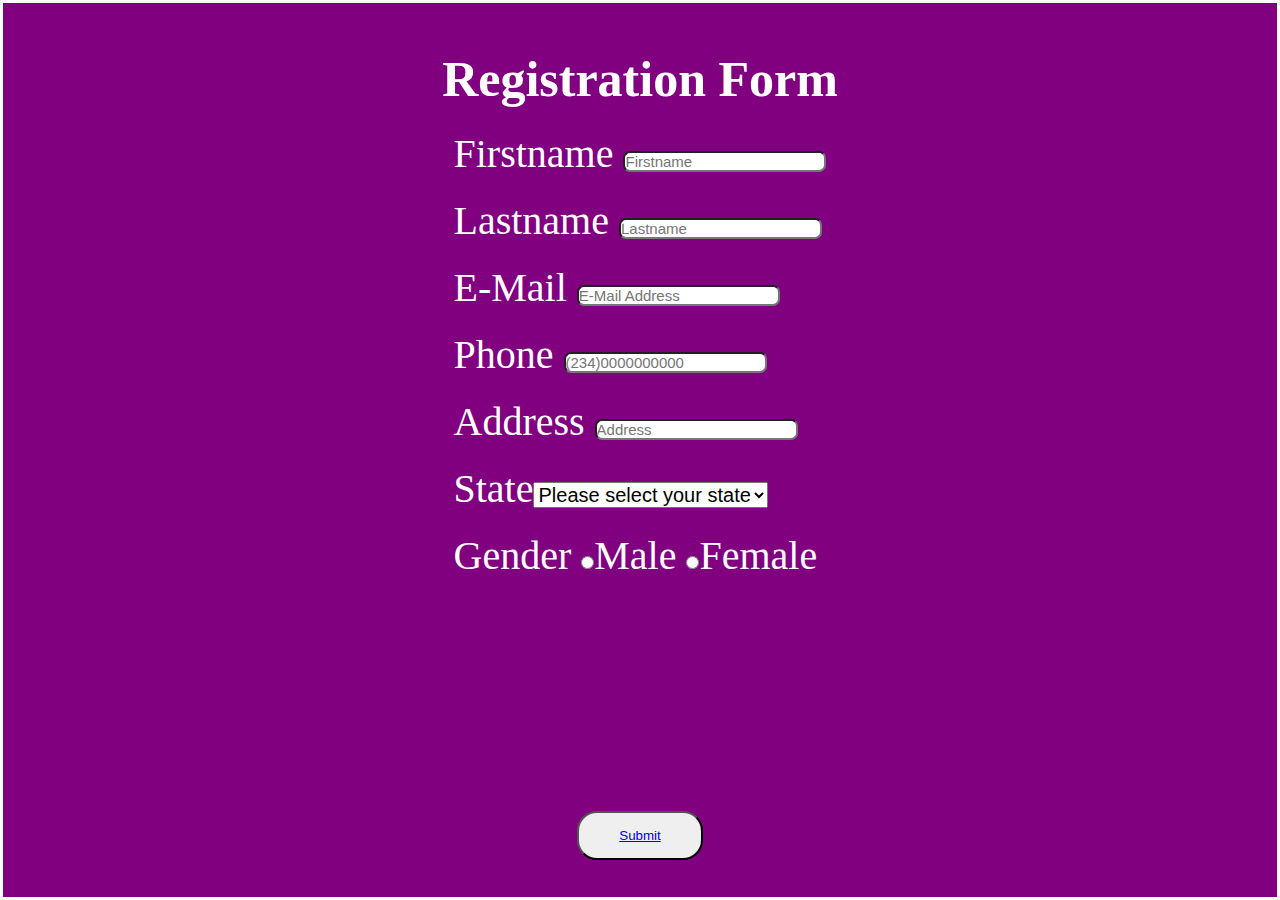
<file: index.html>
<!DOCTYPE html>
<html lang="en">
<head>
    <meta charset="UTF-8">
    <meta name="viewport" content="width=device-width, initial-scale=1.0">
    <title>Document</title>
    <link rel="stylesheet" href="style.css">
</head>
<body>
    <div class="container">
        <h2>Registration Form</h2>
        <form action="">
            <label for="">Firstname <input type="text" placeholder="Firstname"></label>
            <label for="">Lastname <input type="text" placeholder="Lastname"></label>
            <label for="">E-Mail <input type="Email" placeholder="E-Mail Address"></label>
            <label for="">Phone <input type="number" placeholder="(234)0000000000"></label>
            <label for="">Address <input type="text" placeholder="Address"></label>
            <label for="">State<select name="State">
                <option value="">Please select your state</option>
                <option value="">Abia</option>
                <option value="">Adamawa</option>
                <option value="">Anambra</option>
                <option value="">Bayelsa</option>
                <option value="">Bauchi</option>
                <option value="">Cross River</option>
                <option value="">Delta</option>
                <option value="">Jigawa</option>
                <option value="">Kaduna</option>
                <option value="">Kano</option>
                <option value="">Lagos</option>
                <option value="">Osun</option>
                <option value="">Ogun</option>
            </select></label>
            <div class="radio">
                <label for="">Gender 
                    <input type="radio" name="gender">Male
                    <input type="radio" name="gender">Female       
                </label>
            </div>
        </form>
        <button> <a href="image.html">Submit</a></button></a>
    </div>
</body>
</html>
</file>
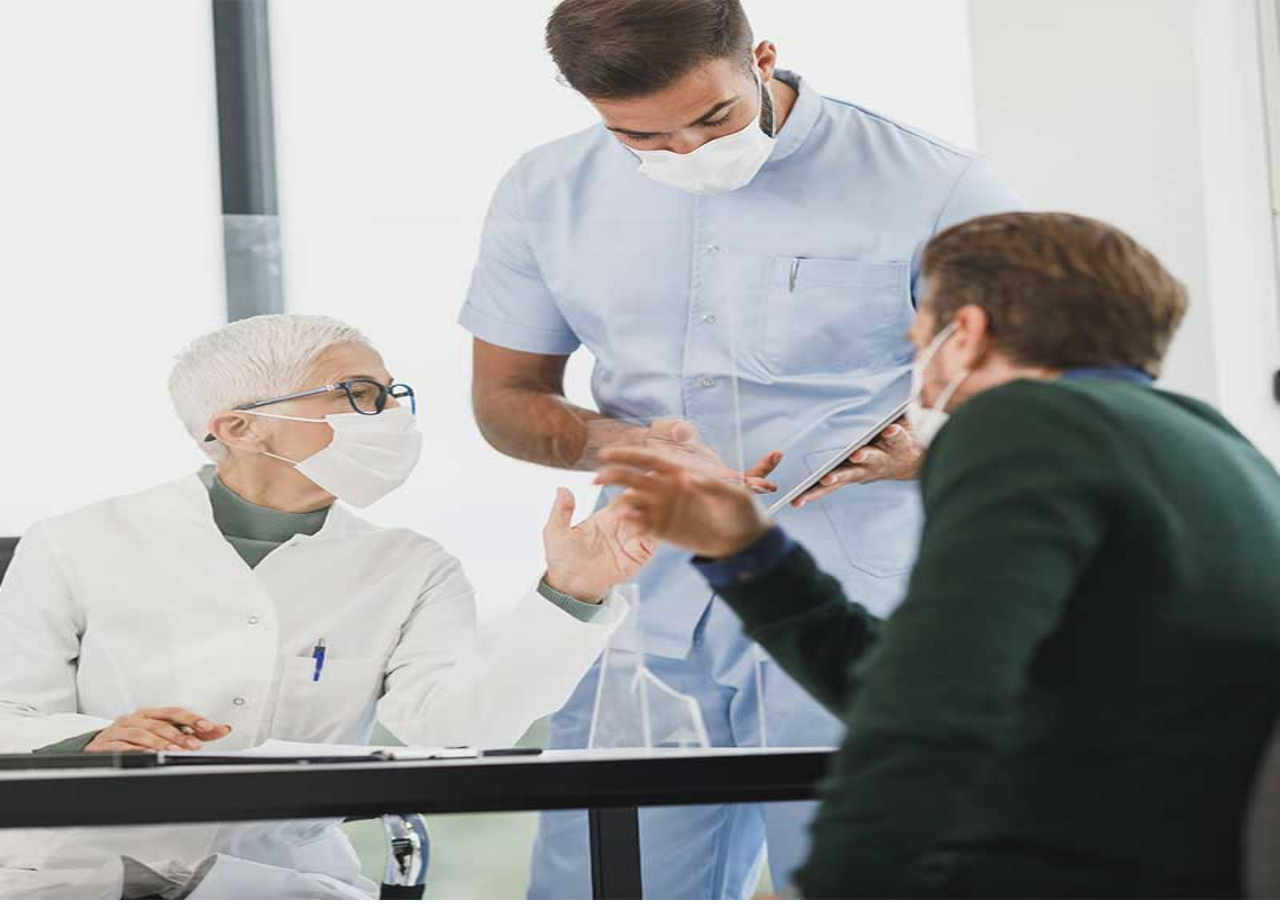
<file: image.html>
<!DOCTYPE html>
<html lang="en">
<head>
    <meta charset="UTF-8">
    <meta name="viewport" content="width=device-width, initial-scale=1.0">
    <title>Document</title>
    <link rel="stylesheet" href="style.css">
</head>
<body>
    <img src="/Asset/feature.jpg" alt="">
</body>
</html>
</file>
<file: style.css>
*{
    margin: 0;
    padding: 0;
    box-sizing: border-box;
}
.container{
    display: flex;
    justify-content: center;
    background-color: purple;
    height: 100vh;
    color: white;
    border: 3px solid white;
}
h2{
    position: absolute;
    top: 50px;
    font-size: 50px;
}
form{
    display: flex;
    flex-direction: column;
    position: absolute;
    top: 130px;
    gap: 20px;
}
button{
    position: absolute;
    bottom: 40px;
    padding: 15px 40px;
    border-radius: 20px;
}
label{
    font-size: 40px;
}
input{
    font-size: 15px;
    border-radius: 7px;
}
select{
    font-size: 20px;
}
img{
    width: 100%;
    height: 100vh;
}
</file>
